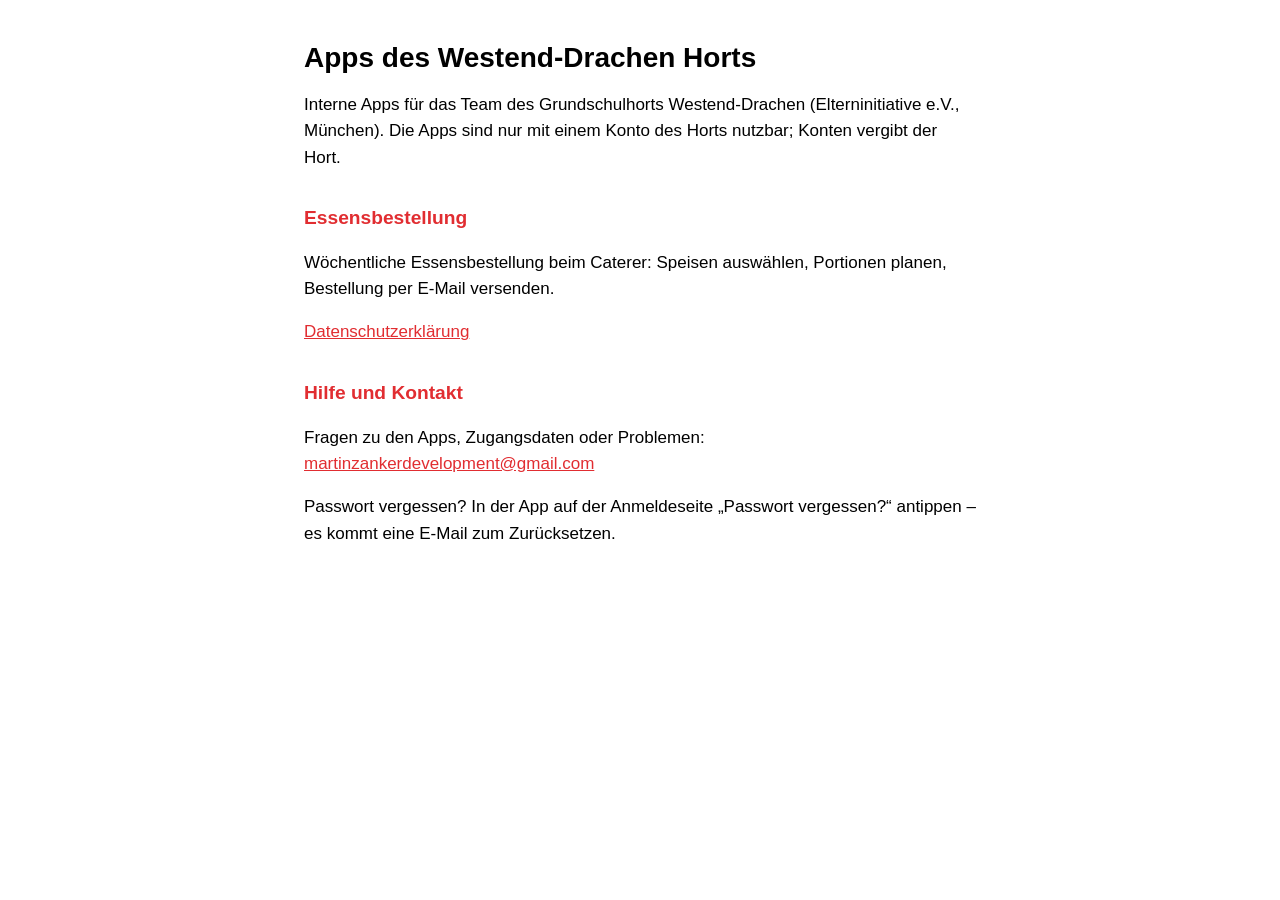
<file: index.html>
<!DOCTYPE html>
<html lang="de">
<head>
<meta charset="utf-8">
<meta name="viewport" content="width=device-width, initial-scale=1">
<title>Apps des Westend-Drachen Horts</title>
<link rel="stylesheet" href="stil.css">
</head>
<body>
<main>
<h1>Apps des Westend-Drachen Horts</h1>
<p>Interne Apps für das Team des Grundschulhorts Westend-Drachen (Elterninitiative e.V., München). Die Apps sind nur mit einem Konto des Horts nutzbar; Konten vergibt der Hort.</p>

<h2>Essensbestellung</h2>
<p>Wöchentliche Essensbestellung beim Caterer: Speisen auswählen, Portionen planen, Bestellung per E-Mail versenden.</p>
<p><a href="datenschutz-essensbestellung.html">Datenschutzerklärung</a></p>

<h2>Hilfe und Kontakt</h2>
<p>Fragen zu den Apps, Zugangsdaten oder Problemen: <a href="mailto:martinzankerdevelopment@gmail.com">martinzankerdevelopment@gmail.com</a></p>
<p>Passwort vergessen? In der App auf der Anmeldeseite „Passwort vergessen?“ antippen – es kommt eine E-Mail zum Zurücksetzen.</p>
</main>
</body>
</html>
</file>
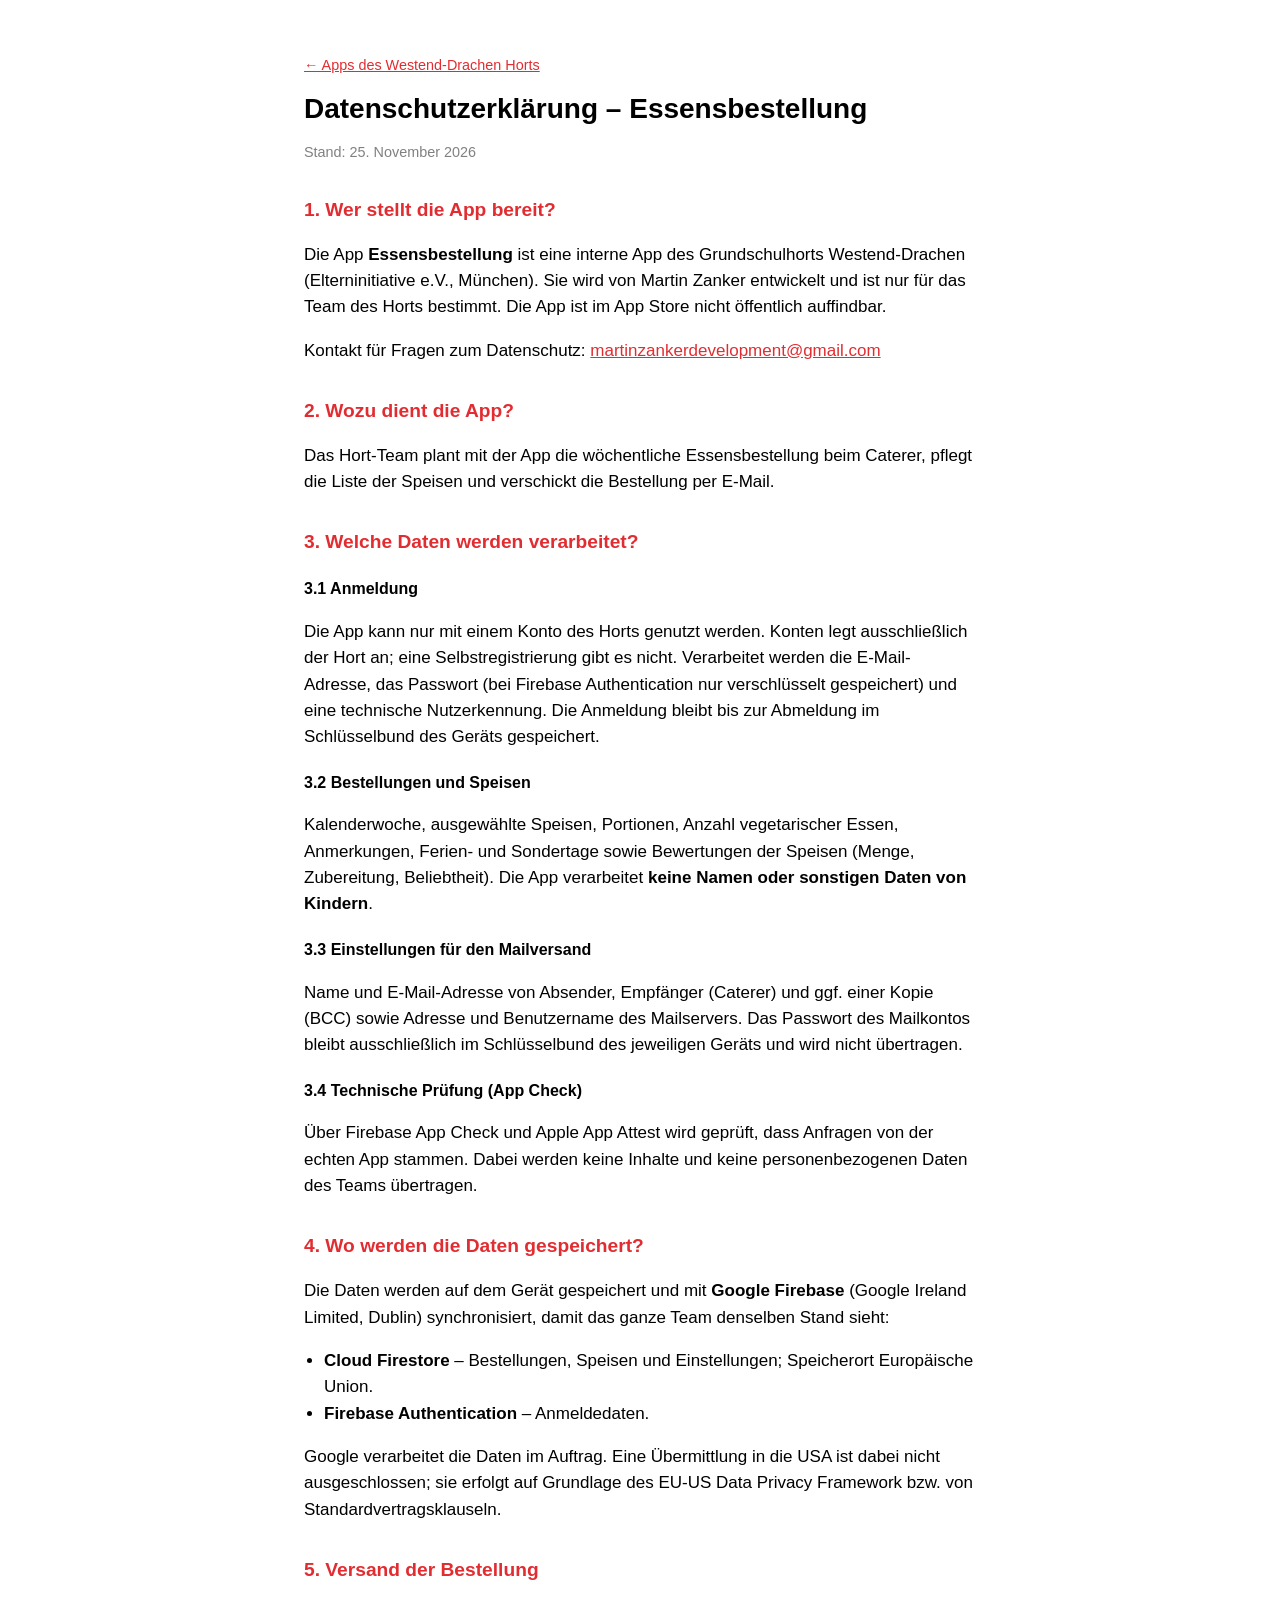
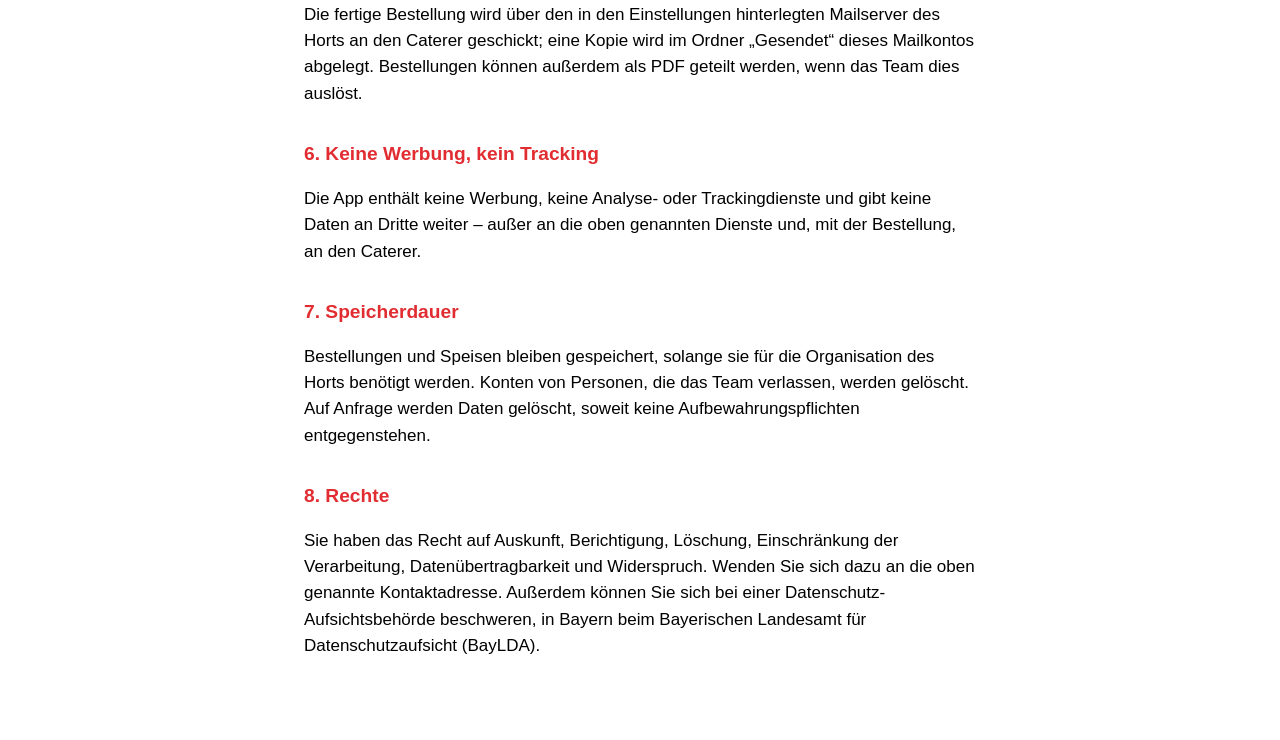
<file: datenschutz-essensbestellung.html>
<!DOCTYPE html>
<html lang="de">
<head>
<meta charset="utf-8">
<meta name="viewport" content="width=device-width, initial-scale=1">
<title>Datenschutzerklärung – Essensbestellung (Westend-Drachen)</title>
<link rel="stylesheet" href="stil.css">
</head>
<body>
<main>
<p class="zurueck"><a href="index.html">← Apps des Westend-Drachen Horts</a></p>
<h1>Datenschutzerklärung – Essensbestellung</h1>
<p class="stand">Stand: 25. November 2026</p>

<h2>1. Wer stellt die App bereit?</h2>
<p>Die App <strong>Essensbestellung</strong> ist eine interne App des Grundschulhorts Westend-Drachen (Elterninitiative e.V., München). Sie wird von Martin Zanker entwickelt und ist nur für das Team des Horts bestimmt. Die App ist im App Store nicht öffentlich auffindbar.</p>
<p>Kontakt für Fragen zum Datenschutz: <a href="mailto:martinzankerdevelopment@gmail.com">martinzankerdevelopment@gmail.com</a></p>

<h2>2. Wozu dient die App?</h2>
<p>Das Hort-Team plant mit der App die wöchentliche Essensbestellung beim Caterer, pflegt die Liste der Speisen und verschickt die Bestellung per E-Mail.</p>

<h2>3. Welche Daten werden verarbeitet?</h2>
<h3>3.1 Anmeldung</h3>
<p>Die App kann nur mit einem Konto des Horts genutzt werden. Konten legt ausschließlich der Hort an; eine Selbstregistrierung gibt es nicht. Verarbeitet werden die E-Mail-Adresse, das Passwort (bei Firebase Authentication nur verschlüsselt gespeichert) und eine technische Nutzerkennung. Die Anmeldung bleibt bis zur Abmeldung im Schlüsselbund des Geräts gespeichert.</p>
<h3>3.2 Bestellungen und Speisen</h3>
<p>Kalenderwoche, ausgewählte Speisen, Portionen, Anzahl vegetarischer Essen, Anmerkungen, Ferien- und Sondertage sowie Bewertungen der Speisen (Menge, Zubereitung, Beliebtheit). Die App verarbeitet <strong>keine Namen oder sonstigen Daten von Kindern</strong>.</p>
<h3>3.3 Einstellungen für den Mailversand</h3>
<p>Name und E-Mail-Adresse von Absender, Empfänger (Caterer) und ggf. einer Kopie (BCC) sowie Adresse und Benutzername des Mailservers. Das Passwort des Mailkontos bleibt ausschließlich im Schlüsselbund des jeweiligen Geräts und wird nicht übertragen.</p>
<h3>3.4 Technische Prüfung (App Check)</h3>
<p>Über Firebase App Check und Apple App Attest wird geprüft, dass Anfragen von der echten App stammen. Dabei werden keine Inhalte und keine personenbezogenen Daten des Teams übertragen.</p>

<h2>4. Wo werden die Daten gespeichert?</h2>
<p>Die Daten werden auf dem Gerät gespeichert und mit <strong>Google Firebase</strong> (Google Ireland Limited, Dublin) synchronisiert, damit das ganze Team denselben Stand sieht:</p>
<ul>
<li><strong>Cloud Firestore</strong> – Bestellungen, Speisen und Einstellungen; Speicherort Europäische Union.</li>
<li><strong>Firebase Authentication</strong> – Anmeldedaten.</li>
</ul>
<p>Google verarbeitet die Daten im Auftrag. Eine Übermittlung in die USA ist dabei nicht ausgeschlossen; sie erfolgt auf Grundlage des EU-US Data Privacy Framework bzw. von Standardvertragsklauseln.</p>

<h2>5. Versand der Bestellung</h2>
<p>Die fertige Bestellung wird über den in den Einstellungen hinterlegten Mailserver des Horts an den Caterer geschickt; eine Kopie wird im Ordner „Gesendet“ dieses Mailkontos abgelegt. Bestellungen können außerdem als PDF geteilt werden, wenn das Team dies auslöst.</p>

<h2>6. Keine Werbung, kein Tracking</h2>
<p>Die App enthält keine Werbung, keine Analyse- oder Trackingdienste und gibt keine Daten an Dritte weiter – außer an die oben genannten Dienste und, mit der Bestellung, an den Caterer.</p>

<h2>7. Speicherdauer</h2>
<p>Bestellungen und Speisen bleiben gespeichert, solange sie für die Organisation des Horts benötigt werden. Konten von Personen, die das Team verlassen, werden gelöscht. Auf Anfrage werden Daten gelöscht, soweit keine Aufbewahrungspflichten entgegenstehen.</p>

<h2>8. Rechte</h2>
<p>Sie haben das Recht auf Auskunft, Berichtigung, Löschung, Einschränkung der Verarbeitung, Datenübertragbarkeit und Widerspruch. Wenden Sie sich dazu an die oben genannte Kontaktadresse. Außerdem können Sie sich bei einer Datenschutz-Aufsichtsbehörde beschweren, in Bayern beim Bayerischen Landesamt für Datenschutzaufsicht (BayLDA).</p>
</main>
</body>
</html>
</file>
<file: stil.css>
:root { color-scheme: light dark; --rot: #E12D31; }
body { margin: 0; font: 17px/1.55 -apple-system, BlinkMacSystemFont, "Helvetica Neue", Helvetica, Arial, sans-serif; }
main { max-width: 42rem; margin: 0 auto; padding: 2.5rem 1.25rem 4rem; }
h1 { font-size: 1.75rem; line-height: 1.25; margin: 0 0 0.5rem; }
h2 { font-size: 1.2rem; margin: 2rem 0 0.5rem; color: var(--rot); }
h3 { font-size: 1rem; margin: 1.25rem 0 0.25rem; }
a { color: var(--rot); }
.stand, .zurueck { color: GrayText; font-size: 0.9rem; }
ul { padding-left: 1.25rem; }
</file>
